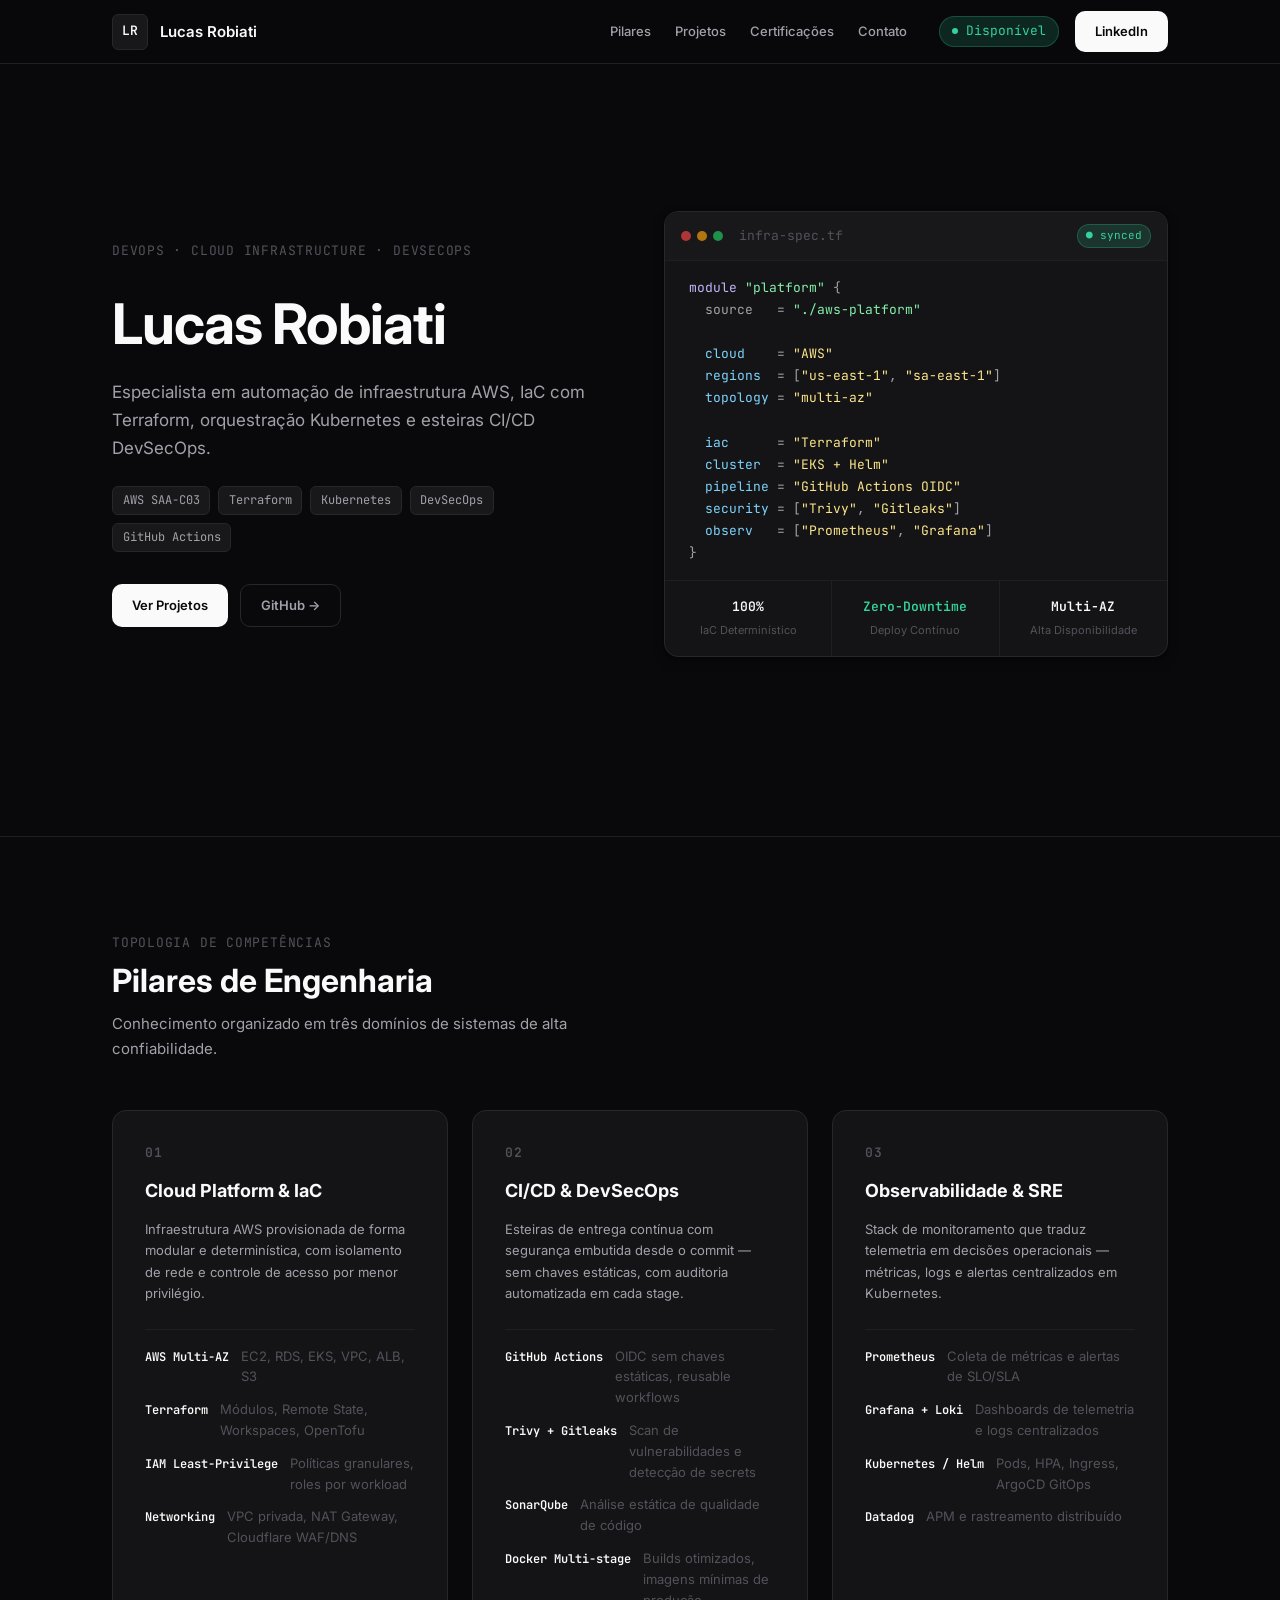
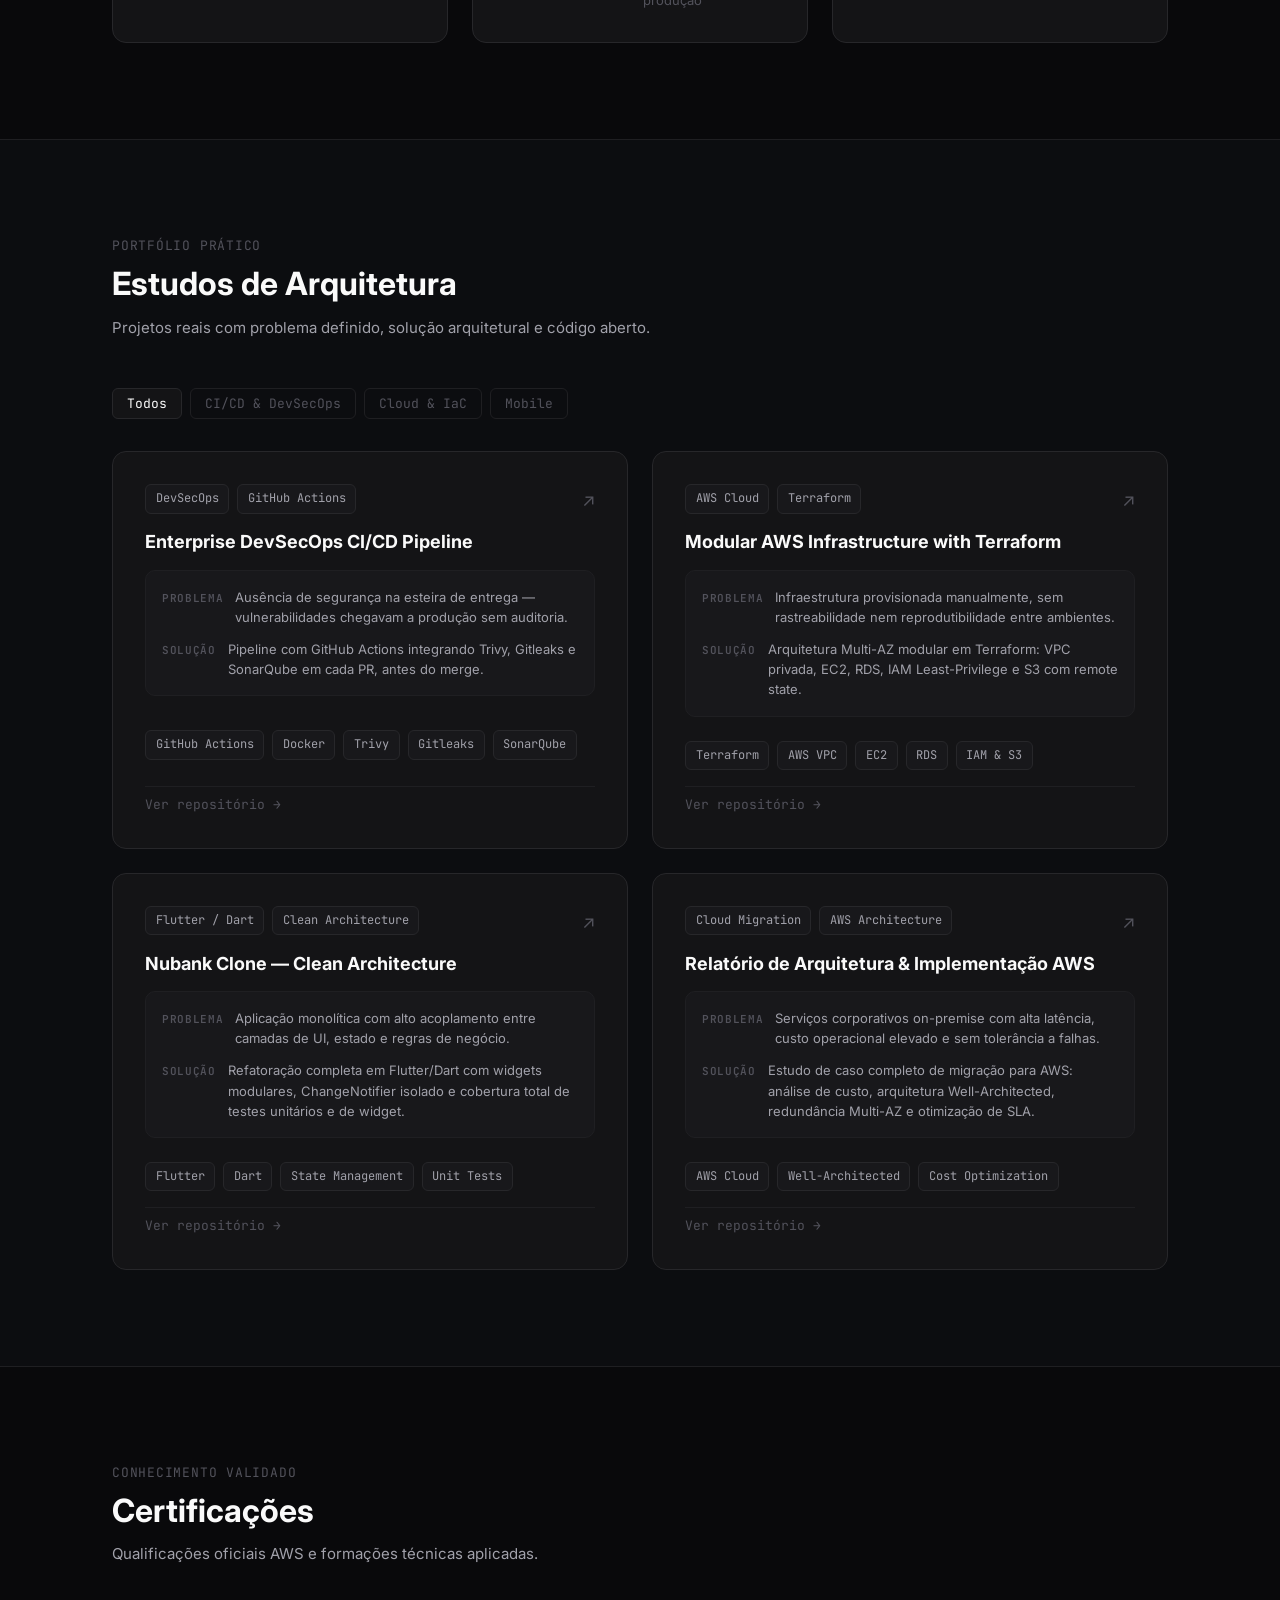
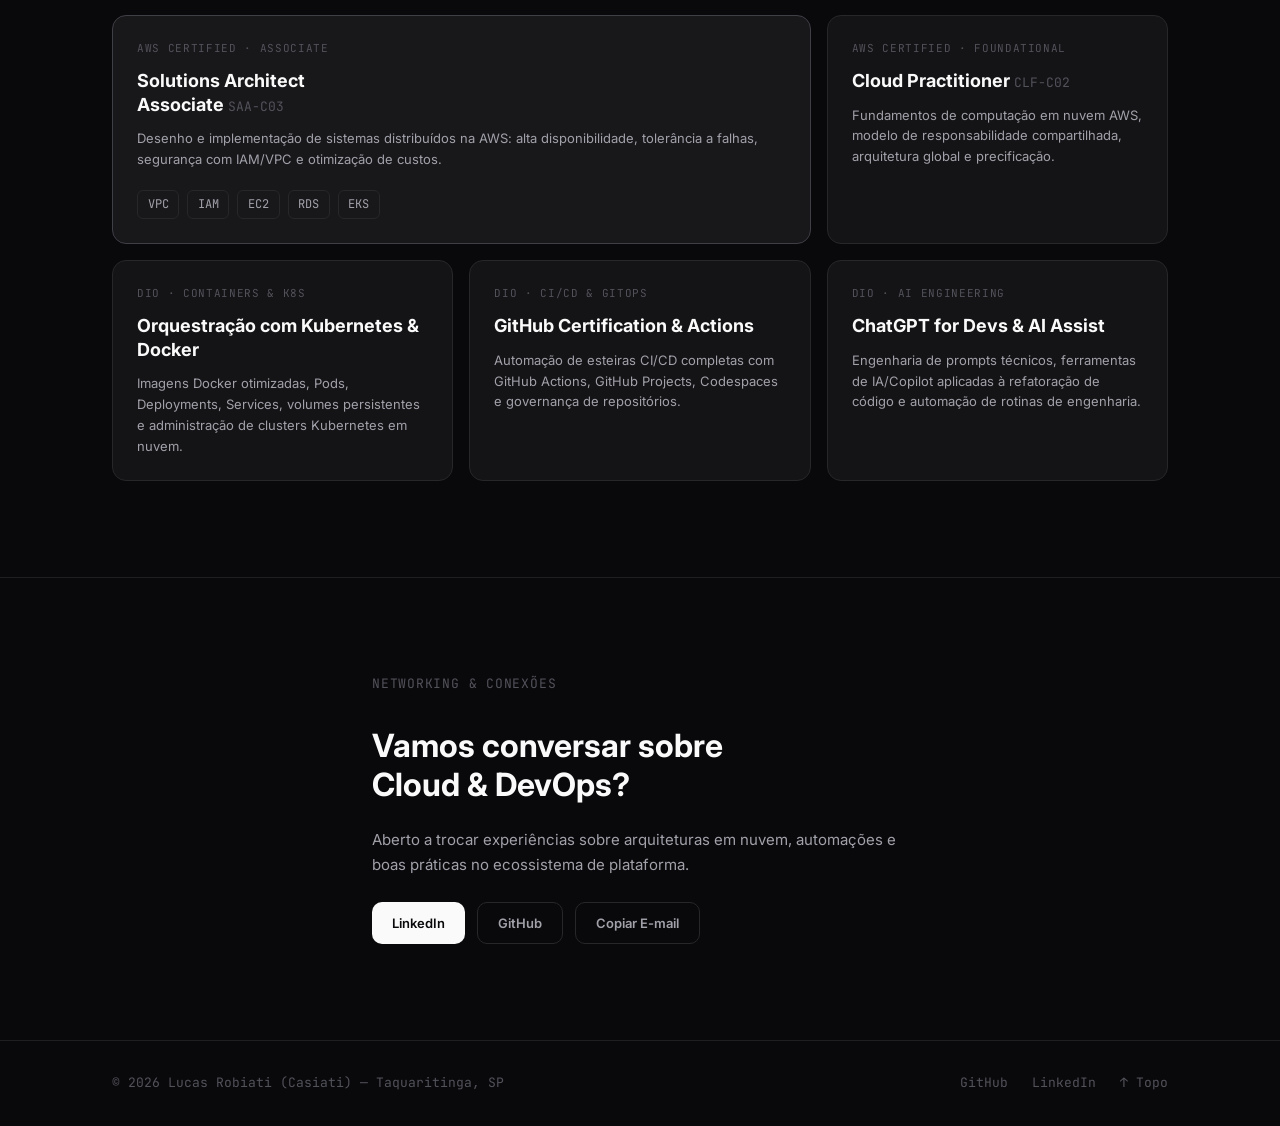
<file: index.html>
<!DOCTYPE html>
<html lang="pt-BR">
<head>
  <meta charset="UTF-8">
  <meta name="viewport" content="width=device-width, initial-scale=1.0">
  <title>Lucas Robiati | DevOps & Cloud Infrastructure</title>
  <meta name="description" content="Lucas Robiati — especialista em automação de infraestrutura AWS, IaC com Terraform, Kubernetes e esteiras DevSecOps.">
  <meta name="author" content="Lucas Robiati">
  <link rel="icon" type="image/svg+xml" href="favicon.svg">

  <!-- Open Graph -->
  <meta property="og:type" content="website">
  <meta property="og:url" content="https://casiati.github.io/">
  <meta property="og:title" content="Lucas Robiati | DevOps & Cloud Infrastructure">
  <meta property="og:description" content="Lucas Robiati — especialista em automação de infraestrutura AWS, IaC com Terraform, Kubernetes e esteiras DevSecOps.">
  <meta property="og:image" content="https://casiati.github.io/assets/preview.png">
  <meta property="og:image:width" content="1200">
  <meta property="og:image:height" content="630">
  <meta property="og:site_name" content="Lucas Robiati">

  <!-- Twitter Card -->
  <meta name="twitter:card" content="summary_large_image">
  <meta name="twitter:title" content="Lucas Robiati | DevOps & Cloud Infrastructure">
  <meta name="twitter:description" content="Lucas Robiati — especialista em automação de infraestrutura AWS, IaC com Terraform, Kubernetes e esteiras DevSecOps.">
  <meta name="twitter:image" content="https://casiati.github.io/assets/preview.png">

  <!-- Fonts -->
  <link rel="preconnect" href="https://fonts.googleapis.com">
  <link rel="preconnect" href="https://fonts.gstatic.com" crossorigin>
  <link href="https://fonts.googleapis.com/css2?family=Inter:wght@400;500;600;700&family=JetBrains+Mono:wght@400;500;600&display=swap" rel="stylesheet">

  <link rel="stylesheet" href="css/style.css">
</head>
<body>

  <!-- ═══════════════════════════════════════════
       NAVBAR
  ═══════════════════════════════════════════ -->
  <header class="nav-header" id="navHeader">
    <div class="container nav-inner">
      <a href="#hero" class="nav-logo">
        <span class="logo-mark">LR</span>
        <span class="logo-text">Lucas Robiati</span>
      </a>

      <nav class="nav-links" id="navLinks">
        <a href="#pilares" class="nav-link">Pilares</a>
        <a href="#projetos" class="nav-link">Projetos</a>
        <a href="#certificacoes" class="nav-link">Certificações</a>
        <a href="#contato" class="nav-link">Contato</a>
      </nav>

      <div class="nav-actions">
        <span class="status-badge">
          <span class="status-dot"></span>
          <span class="mono">Disponível</span>
        </span>
        <a href="https://www.linkedin.com/in/lucas-robiati-129795133/" target="_blank" rel="noopener noreferrer" class="btn btn-primary">LinkedIn</a>
      </div>

      <button class="mobile-toggle" id="mobileToggle" aria-label="Abrir menu" aria-expanded="false">
        <span></span><span></span><span></span>
      </button>
    </div>

    <!-- Mobile dropdown -->
    <div class="mobile-menu" id="mobileMenu" aria-hidden="true">
      <a href="#pilares" class="mobile-nav-link">Pilares de Engenharia</a>
      <a href="#projetos" class="mobile-nav-link">Projetos</a>
      <a href="#certificacoes" class="mobile-nav-link">Certificações</a>
      <a href="#contato" class="mobile-nav-link">Contato</a>
      <a href="https://www.linkedin.com/in/lucas-robiati-129795133/" target="_blank" rel="noopener noreferrer" class="btn btn-primary w-full mt-4">LinkedIn</a>
    </div>
  </header>

  <main>

    <!-- ═══════════════════════════════════════════
         HERO
    ═══════════════════════════════════════════ -->
    <section id="hero" class="hero-section">
      <div class="container hero-grid">

        <!-- Left: identity -->
        <div class="hero-content">
          <p class="eyebrow mono">DevOps · Cloud Infrastructure · DevSecOps</p>
          <h1 class="hero-title">Lucas Robiati</h1>
          <p class="hero-sub">
            Especialista em automação de infraestrutura AWS, IaC com Terraform, orquestração Kubernetes e esteiras CI/CD DevSecOps.
          </p>

          <div class="hero-tags">
            <span class="tag mono">AWS SAA-C03</span>
            <span class="tag mono">Terraform</span>
            <span class="tag mono">Kubernetes</span>
            <span class="tag mono">DevSecOps</span>
            <span class="tag mono">GitHub Actions</span>
          </div>

          <div class="hero-cta">
            <a href="#projetos" class="btn btn-primary">Ver Projetos</a>
            <a href="https://github.com/Casiati" target="_blank" rel="noopener noreferrer" class="btn btn-ghost">GitHub →</a>
          </div>
        </div>

        <!-- Right: infra spec card -->
        <div class="hero-spec">
          <div class="spec-card">
            <div class="spec-header">
              <div class="spec-dots">
                <span class="dot dot-red"></span>
                <span class="dot dot-yellow"></span>
                <span class="dot dot-green"></span>
              </div>
              <span class="mono spec-filename">infra-spec.tf</span>
              <span class="spec-badge mono">● synced</span>
            </div>
            <pre class="spec-body mono"><span class="tf-kw">module</span> <span class="tf-str">"platform"</span> {
  source   = <span class="tf-str">"./aws-platform"</span>

  <span class="tf-key">cloud</span>    = <span class="tf-val">"AWS"</span>
  <span class="tf-key">regions</span>  = [<span class="tf-val">"us-east-1"</span>, <span class="tf-val">"sa-east-1"</span>]
  <span class="tf-key">topology</span> = <span class="tf-val">"multi-az"</span>

  <span class="tf-key">iac</span>      = <span class="tf-val">"Terraform"</span>
  <span class="tf-key">cluster</span>  = <span class="tf-val">"EKS + Helm"</span>
  <span class="tf-key">pipeline</span> = <span class="tf-val">"GitHub Actions OIDC"</span>
  <span class="tf-key">security</span> = [<span class="tf-val">"Trivy"</span>, <span class="tf-val">"Gitleaks"</span>]
  <span class="tf-key">observ</span>   = [<span class="tf-val">"Prometheus"</span>, <span class="tf-val">"Grafana"</span>]
}</pre>
            <div class="spec-metrics">
              <div class="metric">
                <span class="metric-val mono">100%</span>
                <span class="metric-label">IaC Determinístico</span>
              </div>
              <div class="metric">
                <span class="metric-val mono status-green">Zero-Downtime</span>
                <span class="metric-label">Deploy Contínuo</span>
              </div>
              <div class="metric">
                <span class="metric-val mono">Multi-AZ</span>
                <span class="metric-label">Alta Disponibilidade</span>
              </div>
            </div>
          </div>
        </div>

      </div>
    </section>

    <!-- ═══════════════════════════════════════════
         PILARES DE ENGENHARIA
    ═══════════════════════════════════════════ -->
    <section id="pilares" class="section">
      <div class="container">
        <div class="section-header">
          <p class="eyebrow mono">Topologia de Competências</p>
          <h2 class="section-title">Pilares de Engenharia</h2>
          <p class="section-sub">Conhecimento organizado em três domínios de sistemas de alta confiabilidade.</p>
        </div>

        <div class="pillars-grid">

          <!-- Pilar 01 -->
          <div class="pillar-card">
            <div class="pillar-num mono">01</div>
            <h3 class="pillar-title">Cloud Platform & IaC</h3>
            <p class="pillar-desc">Infraestrutura AWS provisionada de forma modular e determinística, com isolamento de rede e controle de acesso por menor privilégio.</p>
            <ul class="pillar-list">
              <li class="pillar-item">
                <span class="item-label mono">AWS Multi-AZ</span>
                <span class="item-desc">EC2, RDS, EKS, VPC, ALB, S3</span>
              </li>
              <li class="pillar-item">
                <span class="item-label mono">Terraform</span>
                <span class="item-desc">Módulos, Remote State, Workspaces, OpenTofu</span>
              </li>
              <li class="pillar-item">
                <span class="item-label mono">IAM Least-Privilege</span>
                <span class="item-desc">Políticas granulares, roles por workload</span>
              </li>
              <li class="pillar-item">
                <span class="item-label mono">Networking</span>
                <span class="item-desc">VPC privada, NAT Gateway, Cloudflare WAF/DNS</span>
              </li>
            </ul>
          </div>

          <!-- Pilar 02 -->
          <div class="pillar-card">
            <div class="pillar-num mono">02</div>
            <h3 class="pillar-title">CI/CD & DevSecOps</h3>
            <p class="pillar-desc">Esteiras de entrega contínua com segurança embutida desde o commit — sem chaves estáticas, com auditoria automatizada em cada stage.</p>
            <ul class="pillar-list">
              <li class="pillar-item">
                <span class="item-label mono">GitHub Actions</span>
                <span class="item-desc">OIDC sem chaves estáticas, reusable workflows</span>
              </li>
              <li class="pillar-item">
                <span class="item-label mono">Trivy + Gitleaks</span>
                <span class="item-desc">Scan de vulnerabilidades e detecção de secrets</span>
              </li>
              <li class="pillar-item">
                <span class="item-label mono">SonarQube</span>
                <span class="item-desc">Análise estática de qualidade de código</span>
              </li>
              <li class="pillar-item">
                <span class="item-label mono">Docker Multi-stage</span>
                <span class="item-desc">Builds otimizados, imagens mínimas de produção</span>
              </li>
            </ul>
          </div>

          <!-- Pilar 03 -->
          <div class="pillar-card">
            <div class="pillar-num mono">03</div>
            <h3 class="pillar-title">Observabilidade & SRE</h3>
            <p class="pillar-desc">Stack de monitoramento que traduz telemetria em decisões operacionais — métricas, logs e alertas centralizados em Kubernetes.</p>
            <ul class="pillar-list">
              <li class="pillar-item">
                <span class="item-label mono">Prometheus</span>
                <span class="item-desc">Coleta de métricas e alertas de SLO/SLA</span>
              </li>
              <li class="pillar-item">
                <span class="item-label mono">Grafana + Loki</span>
                <span class="item-desc">Dashboards de telemetria e logs centralizados</span>
              </li>
              <li class="pillar-item">
                <span class="item-label mono">Kubernetes / Helm</span>
                <span class="item-desc">Pods, HPA, Ingress, ArgoCD GitOps</span>
              </li>
              <li class="pillar-item">
                <span class="item-label mono">Datadog</span>
                <span class="item-desc">APM e rastreamento distribuído</span>
              </li>
            </ul>
          </div>

        </div>
      </div>
    </section>

    <!-- ═══════════════════════════════════════════
         PROJETOS — ESTUDOS DE ARQUITETURA
    ═══════════════════════════════════════════ -->
    <section id="projetos" class="section section-alt">
      <div class="container">
        <div class="section-header">
          <p class="eyebrow mono">Portfólio Prático</p>
          <h2 class="section-title">Estudos de Arquitetura</h2>
          <p class="section-sub">Projetos reais com problema definido, solução arquitetural e código aberto.</p>
        </div>

        <!-- Filter -->
        <div class="filter-bar" role="group" aria-label="Filtrar projetos">
          <button class="filter-btn active mono" data-filter="all">Todos</button>
          <button class="filter-btn mono" data-filter="devops">CI/CD & DevSecOps</button>
          <button class="filter-btn mono" data-filter="iac">Cloud & IaC</button>
          <button class="filter-btn mono" data-filter="mobile">Mobile</button>
        </div>

        <div class="projects-grid" id="projectsGrid">

          <!-- Project 1: DevSecOps Pipeline -->
          <article class="project-card" data-category="devops">
            <div class="project-meta">
              <div class="project-tags">
                <span class="tag mono">DevSecOps</span>
                <span class="tag mono">GitHub Actions</span>
              </div>
              <a href="https://github.com/Casiati/devsecops-ci-cd-pipeline" target="_blank" rel="noopener noreferrer" class="project-link" aria-label="Ver no GitHub">↗</a>
            </div>
            <h3 class="project-title">Enterprise DevSecOps CI/CD Pipeline</h3>
            <div class="project-spec">
              <div class="spec-row">
                <span class="spec-key mono">Problema</span>
                <span class="spec-val">Ausência de segurança na esteira de entrega — vulnerabilidades chegavam a produção sem auditoria.</span>
              </div>
              <div class="spec-row">
                <span class="spec-key mono">Solução</span>
                <span class="spec-val">Pipeline com GitHub Actions integrando Trivy, Gitleaks e SonarQube em cada PR, antes do merge.</span>
              </div>
            </div>
            <div class="project-stack">
              <span class="tag mono">GitHub Actions</span>
              <span class="tag mono">Docker</span>
              <span class="tag mono">Trivy</span>
              <span class="tag mono">Gitleaks</span>
              <span class="tag mono">SonarQube</span>
            </div>
            <a href="https://github.com/Casiati/devsecops-ci-cd-pipeline" target="_blank" rel="noopener noreferrer" class="project-cta mono">Ver repositório →</a>
          </article>

          <!-- Project 2: Terraform AWS -->
          <article class="project-card" data-category="iac">
            <div class="project-meta">
              <div class="project-tags">
                <span class="tag mono">AWS Cloud</span>
                <span class="tag mono">Terraform</span>
              </div>
              <a href="https://github.com/Casiati/terraform-aws-hands-on" target="_blank" rel="noopener noreferrer" class="project-link" aria-label="Ver no GitHub">↗</a>
            </div>
            <h3 class="project-title">Modular AWS Infrastructure with Terraform</h3>
            <div class="project-spec">
              <div class="spec-row">
                <span class="spec-key mono">Problema</span>
                <span class="spec-val">Infraestrutura provisionada manualmente, sem rastreabilidade nem reprodutibilidade entre ambientes.</span>
              </div>
              <div class="spec-row">
                <span class="spec-key mono">Solução</span>
                <span class="spec-val">Arquitetura Multi-AZ modular em Terraform: VPC privada, EC2, RDS, IAM Least-Privilege e S3 com remote state.</span>
              </div>
            </div>
            <div class="project-stack">
              <span class="tag mono">Terraform</span>
              <span class="tag mono">AWS VPC</span>
              <span class="tag mono">EC2</span>
              <span class="tag mono">RDS</span>
              <span class="tag mono">IAM & S3</span>
            </div>
            <a href="https://github.com/Casiati/terraform-aws-hands-on" target="_blank" rel="noopener noreferrer" class="project-cta mono">Ver repositório →</a>
          </article>

          <!-- Project 3: Nubank Clone -->
          <article class="project-card" data-category="mobile">
            <div class="project-meta">
              <div class="project-tags">
                <span class="tag mono">Flutter / Dart</span>
                <span class="tag mono">Clean Architecture</span>
              </div>
              <a href="https://github.com/Casiati/nubank_clone" target="_blank" rel="noopener noreferrer" class="project-link" aria-label="Ver no GitHub">↗</a>
            </div>
            <h3 class="project-title">Nubank Clone — Clean Architecture</h3>
            <div class="project-spec">
              <div class="spec-row">
                <span class="spec-key mono">Problema</span>
                <span class="spec-val">Aplicação monolítica com alto acoplamento entre camadas de UI, estado e regras de negócio.</span>
              </div>
              <div class="spec-row">
                <span class="spec-key mono">Solução</span>
                <span class="spec-val">Refatoração completa em Flutter/Dart com widgets modulares, ChangeNotifier isolado e cobertura total de testes unitários e de widget.</span>
              </div>
            </div>
            <div class="project-stack">
              <span class="tag mono">Flutter</span>
              <span class="tag mono">Dart</span>
              <span class="tag mono">State Management</span>
              <span class="tag mono">Unit Tests</span>
            </div>
            <a href="https://github.com/Casiati/nubank_clone" target="_blank" rel="noopener noreferrer" class="project-cta mono">Ver repositório →</a>
          </article>

          <!-- Project 4: AWS Implementation Report -->
          <article class="project-card" data-category="iac">
            <div class="project-meta">
              <div class="project-tags">
                <span class="tag mono">Cloud Migration</span>
                <span class="tag mono">AWS Architecture</span>
              </div>
              <a href="https://github.com/Casiati/RELAT-RIO_IMPLEMENTA-O_AWS" target="_blank" rel="noopener noreferrer" class="project-link" aria-label="Ver no GitHub">↗</a>
            </div>
            <h3 class="project-title">Relatório de Arquitetura & Implementação AWS</h3>
            <div class="project-spec">
              <div class="spec-row">
                <span class="spec-key mono">Problema</span>
                <span class="spec-val">Serviços corporativos on-premise com alta latência, custo operacional elevado e sem tolerância a falhas.</span>
              </div>
              <div class="spec-row">
                <span class="spec-key mono">Solução</span>
                <span class="spec-val">Estudo de caso completo de migração para AWS: análise de custo, arquitetura Well-Architected, redundância Multi-AZ e otimização de SLA.</span>
              </div>
            </div>
            <div class="project-stack">
              <span class="tag mono">AWS Cloud</span>
              <span class="tag mono">Well-Architected</span>
              <span class="tag mono">Cost Optimization</span>
            </div>
            <a href="https://github.com/Casiati/RELAT-RIO_IMPLEMENTA-O_AWS" target="_blank" rel="noopener noreferrer" class="project-cta mono">Ver repositório →</a>
          </article>

        </div>
      </div>
    </section>

    <!-- ═══════════════════════════════════════════
         CERTIFICAÇÕES
    ═══════════════════════════════════════════ -->
    <section id="certificacoes" class="section">
      <div class="container">
        <div class="section-header">
          <p class="eyebrow mono">Conhecimento Validado</p>
          <h2 class="section-title">Certificações</h2>
          <p class="section-sub">Qualificações oficiais AWS e formações técnicas aplicadas.</p>
        </div>

        <div class="certs-grid">

          <!-- AWS SAA — destaque primário -->
          <div class="cert-card cert-primary">
            <div class="cert-provider mono">AWS Certified · Associate</div>
            <h3 class="cert-title">Solutions Architect<br>Associate <span class="mono cert-code">SAA-C03</span></h3>
            <p class="cert-desc">Desenho e implementação de sistemas distribuídos na AWS: alta disponibilidade, tolerância a falhas, segurança com IAM/VPC e otimização de custos.</p>
            <div class="cert-tags">
              <span class="tag mono">VPC</span>
              <span class="tag mono">IAM</span>
              <span class="tag mono">EC2</span>
              <span class="tag mono">RDS</span>
              <span class="tag mono">EKS</span>
            </div>
          </div>

          <!-- AWS Cloud Practitioner -->
          <div class="cert-card">
            <div class="cert-provider mono">AWS Certified · Foundational</div>
            <h3 class="cert-title">Cloud Practitioner <span class="mono cert-code">CLF-C02</span></h3>
            <p class="cert-desc">Fundamentos de computação em nuvem AWS, modelo de responsabilidade compartilhada, arquitetura global e precificação.</p>
          </div>

          <!-- Kubernetes & Docker DIO -->
          <div class="cert-card">
            <div class="cert-provider mono">DIO · Containers & K8s</div>
            <h3 class="cert-title">Orquestração com Kubernetes & Docker</h3>
            <p class="cert-desc">Imagens Docker otimizadas, Pods, Deployments, Services, volumes persistentes e administração de clusters Kubernetes em nuvem.</p>
          </div>

          <!-- GitHub Actions DIO -->
          <div class="cert-card">
            <div class="cert-provider mono">DIO · CI/CD & GitOps</div>
            <h3 class="cert-title">GitHub Certification & Actions</h3>
            <p class="cert-desc">Automação de esteiras CI/CD completas com GitHub Actions, GitHub Projects, Codespaces e governança de repositórios.</p>
          </div>

          <!-- ChatGPT for Devs DIO -->
          <div class="cert-card">
            <div class="cert-provider mono">DIO · AI Engineering</div>
            <h3 class="cert-title">ChatGPT for Devs & AI Assist</h3>
            <p class="cert-desc">Engenharia de prompts técnicos, ferramentas de IA/Copilot aplicadas à refatoração de código e automação de rotinas de engenharia.</p>
          </div>

        </div>
      </div>
    </section>

    <!-- ═══════════════════════════════════════════
         CONTATO
    ═══════════════════════════════════════════ -->
    <section id="contato" class="section contact-section">
      <div class="container contact-inner">
        <p class="eyebrow mono">Networking & Conexões</p>
        <h2 class="contact-title">Vamos conversar sobre<br>Cloud & DevOps?</h2>
        <p class="contact-sub">
          Aberto a trocar experiências sobre arquiteturas em nuvem, automações e boas práticas no ecossistema de plataforma.
        </p>
        <div class="contact-links">
          <a href="https://www.linkedin.com/in/lucas-robiati-129795133/" target="_blank" rel="noopener noreferrer" class="btn btn-primary" id="ctaLinkedIn">LinkedIn</a>
          <a href="https://github.com/Casiati" target="_blank" rel="noopener noreferrer" class="btn btn-ghost" id="ctaGitHub">GitHub</a>
          <button class="btn btn-ghost" id="copyEmailBtn" data-email="lucasrobiati@gmail.com">
            <span id="copyEmailText">Copiar E-mail</span>
          </button>
        </div>
      </div>
    </section>

  </main>

  <!-- ═══════════════════════════════════════════
       FOOTER
  ═══════════════════════════════════════════ -->
  <footer class="site-footer">
    <div class="container footer-inner">
      <p class="mono footer-copy">© 2026 Lucas Robiati (Casiati) — Taquaritinga, SP</p>
      <nav class="footer-links mono">
        <a href="https://github.com/Casiati" target="_blank" rel="noopener noreferrer" class="footer-link">GitHub</a>
        <a href="https://www.linkedin.com/in/lucas-robiati-129795133/" target="_blank" rel="noopener noreferrer" class="footer-link">LinkedIn</a>
        <a href="#hero" class="footer-link">↑ Topo</a>
      </nav>
    </div>
  </footer>

  <script src="js/main.js"></script>
</body>
</html>
</file>
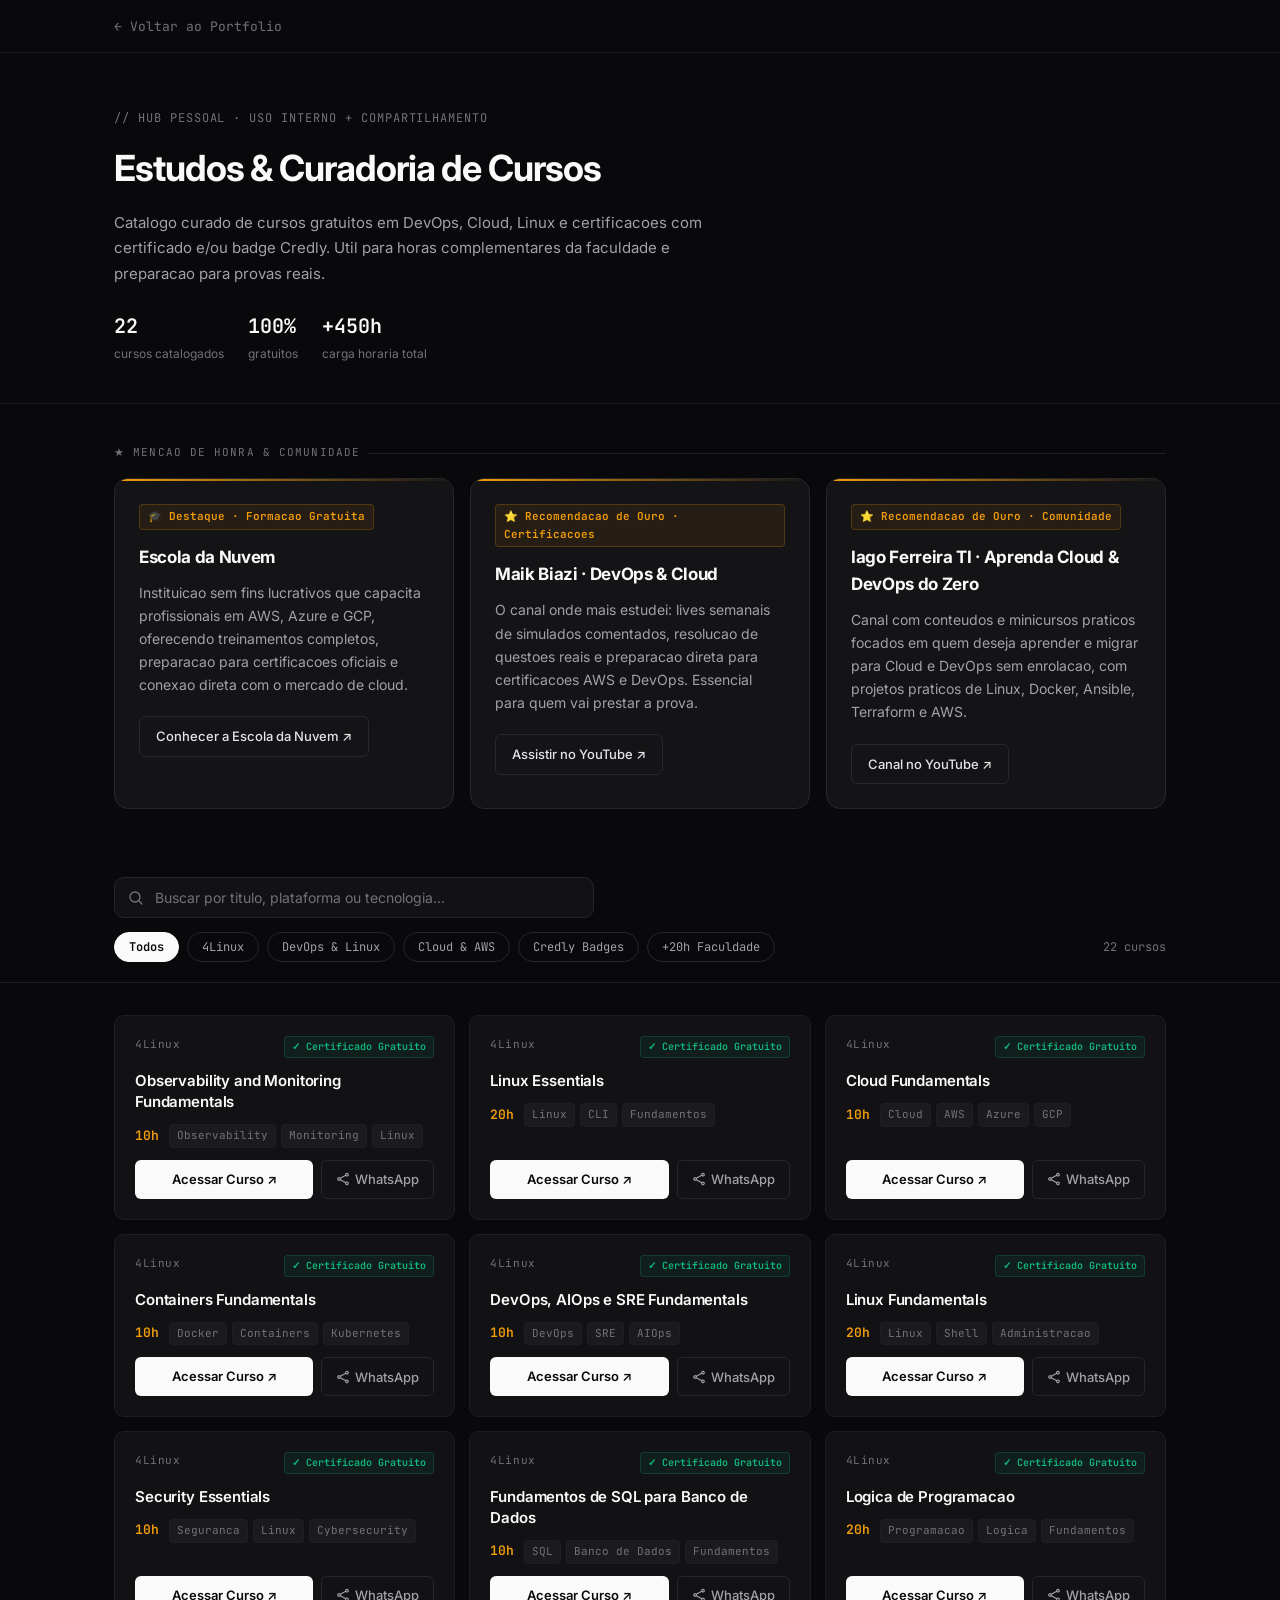
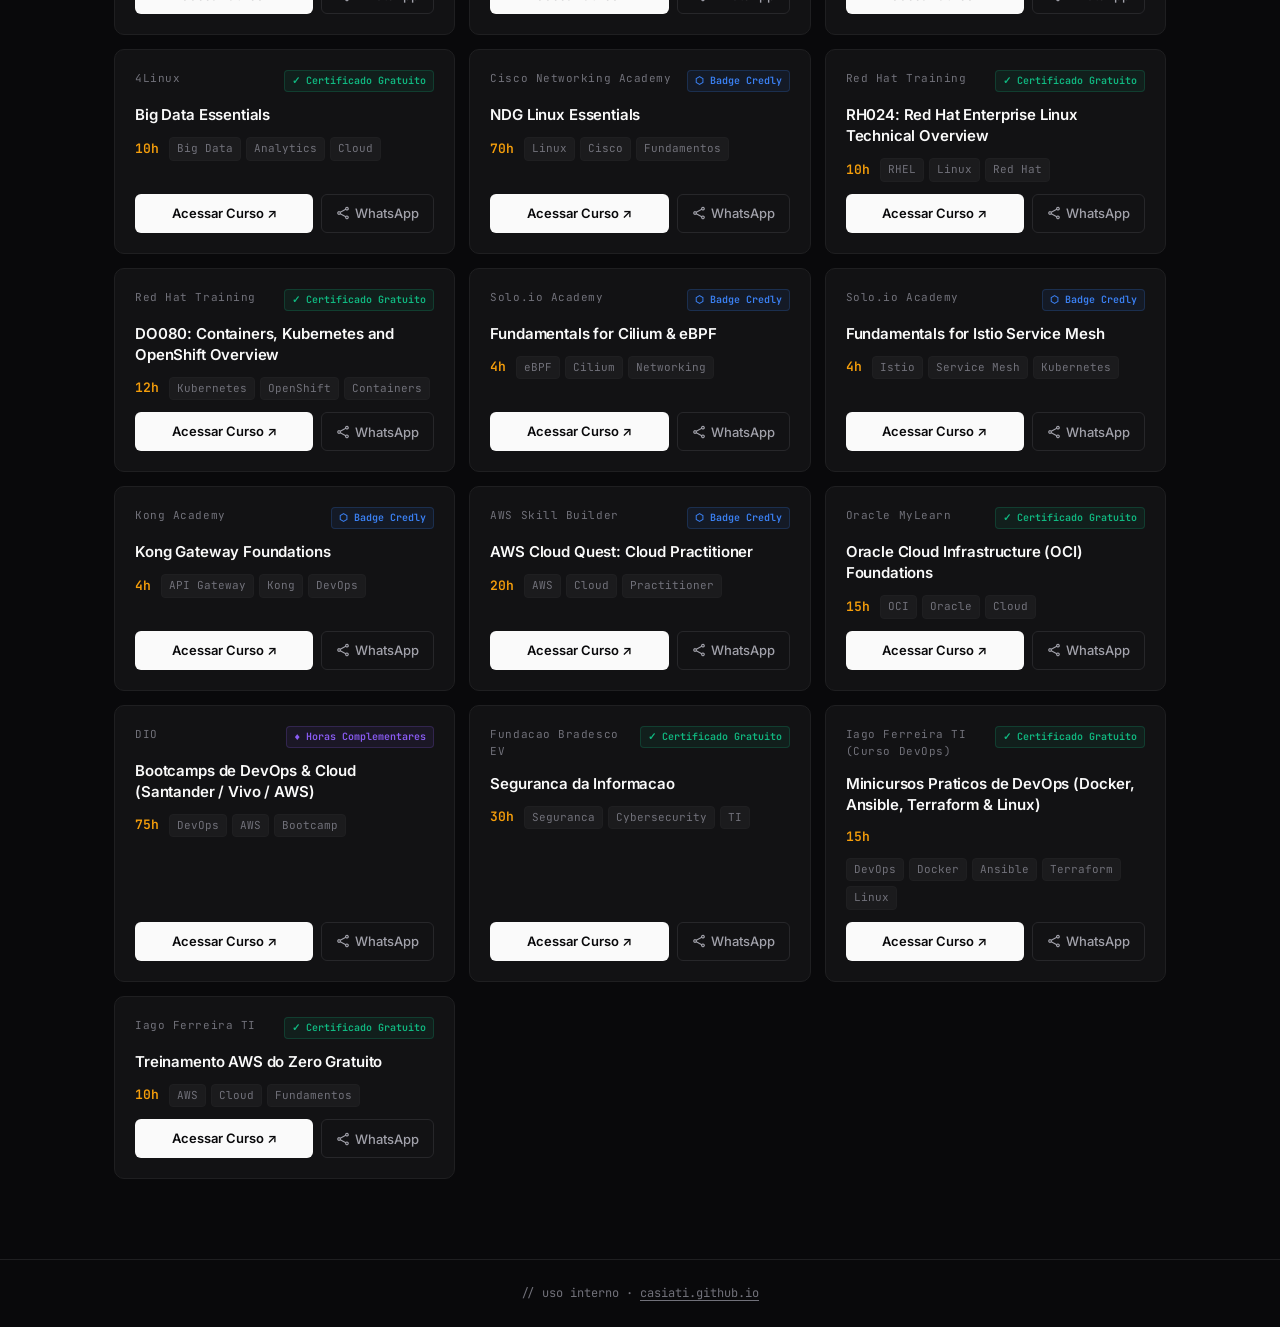
<file: estudos/index.html>
<!DOCTYPE html>
<html lang="pt-BR">
<head>
  <meta charset="UTF-8">
  <meta name="viewport" content="width=device-width, initial-scale=1.0">
  <meta name="robots" content="noindex, nofollow">
  <title>Estudos & Cursos | Lucas Robiati</title>
  <meta name="description" content="Hub pessoal de curadoria de cursos gratuitos em DevOps, Cloud, Linux e certificacoes.">

  <!-- Fonts -->
  <link rel="preconnect" href="https://fonts.googleapis.com">
  <link rel="preconnect" href="https://fonts.gstatic.com" crossorigin>
  <link href="https://fonts.googleapis.com/css2?family=Inter:wght@400;500;600;700&family=JetBrains+Mono:wght@400;500;600&display=swap" rel="stylesheet">

  <style>
    /* === TOKENS === */
    :root {
      --bg-base:       #09090b;
      --bg-card:       #121214;
      --bg-card-hover: #161618;
      --bg-highlight:  #141416;
      --border:        #27272a;
      --border-subtle: #1f1f21;
      --text-primary:  #e4e4e7;
      --text-secondary:#a1a1aa;
      --text-muted:    #71717a;
      --accent-white:  #fafafa;
      --accent-green:  #10b981;
      --accent-amber:  #f59e0b;
      --accent-blue:   #3b82f6;
      --accent-purple: #8b5cf6;
      --font-sans:     'Inter', system-ui, sans-serif;
      --font-mono:     'JetBrains Mono', 'Fira Code', monospace;
      --radius-sm:     6px;
      --radius-md:     10px;
      --radius-lg:     14px;
      --t:             150ms ease;
    }

    /* === RESET === */
    *, *::before, *::after { box-sizing: border-box; margin: 0; padding: 0; }
    html { scroll-behavior: smooth; }
    body {
      background: var(--bg-base);
      color: var(--text-primary);
      font-family: var(--font-sans);
      font-size: 15px;
      line-height: 1.6;
      min-height: 100vh;
    }
    a { color: inherit; text-decoration: none; }
    button { cursor: pointer; font-family: inherit; }

    /* === LAYOUT === */
    .container { max-width: 1100px; margin: 0 auto; padding: 0 24px; }

    /* === BACK BAR === */
    .back-bar { border-bottom: 1px solid var(--border-subtle); padding: 14px 0; }
    .back-link {
      display: inline-flex; align-items: center; gap: 6px;
      font-size: 13px; font-family: var(--font-mono);
      color: var(--text-muted); transition: color var(--t);
    }
    .back-link:hover { color: var(--text-secondary); }

    /* === PAGE HEADER === */
    .page-header { padding: 56px 0 40px; border-bottom: 1px solid var(--border-subtle); }
    .page-eyebrow {
      font-family: var(--font-mono); font-size: 12px; color: var(--text-muted);
      letter-spacing: 0.08em; text-transform: uppercase; margin-bottom: 12px;
    }
    .page-title {
      font-size: clamp(24px, 4vw, 36px); font-weight: 700;
      color: var(--accent-white); letter-spacing: -0.03em; margin-bottom: 12px;
    }
    .page-desc { font-size: 15px; color: var(--text-secondary); max-width: 600px; line-height: 1.7; }
    .page-stats { display: flex; gap: 24px; margin-top: 24px; flex-wrap: wrap; }
    .stat-item { display: flex; flex-direction: column; gap: 2px; }
    .stat-val { font-family: var(--font-mono); font-size: 20px; font-weight: 600; color: var(--accent-white); }
    .stat-label { font-size: 12px; color: var(--text-muted); }

    /* === HIGHLIGHTS === */
    .highlights-section { padding: 40px 0 0; }
    .section-label {
      font-family: var(--font-mono); font-size: 11px; color: var(--text-muted);
      letter-spacing: 0.1em; text-transform: uppercase; margin-bottom: 16px;
      display: flex; align-items: center; gap: 8px;
    }
    .section-label::after { content: ''; flex: 1; height: 1px; background: var(--border-subtle); }
    .highlights-grid {
      display: grid; grid-template-columns: repeat(auto-fit, minmax(300px, 1fr));
      gap: 16px; margin-bottom: 40px;
    }
    .highlight-card {
      background: var(--bg-highlight); border: 1px solid var(--border);
      border-radius: var(--radius-lg); padding: 24px; position: relative;
      overflow: hidden; transition: border-color var(--t), background var(--t);
    }
    .highlight-card::before {
      content: ''; position: absolute; top: 0; left: 0; right: 0; height: 2px;
      background: linear-gradient(90deg, var(--accent-amber), transparent);
    }
    .highlight-card:hover { border-color: #3f3f46; background: var(--bg-card-hover); }
    .highlight-badge {
      display: inline-flex; align-items: center; gap: 5px;
      font-family: var(--font-mono); font-size: 11px; font-weight: 600;
      color: var(--accent-amber); background: rgba(245,158,11,.08);
      border: 1px solid rgba(245,158,11,.2); border-radius: 4px;
      padding: 3px 8px; margin-bottom: 14px;
    }
    .highlight-title {
      font-size: 17px; font-weight: 700; color: var(--accent-white);
      margin-bottom: 10px; letter-spacing: -0.02em;
    }
    .highlight-desc { font-size: 14px; color: var(--text-secondary); line-height: 1.65; margin-bottom: 20px; }
    .highlight-btn {
      display: inline-flex; align-items: center; gap: 6px;
      padding: 9px 16px; background: transparent; border: 1px solid var(--border);
      border-radius: var(--radius-sm); font-size: 13px; font-weight: 500;
      color: var(--text-primary); transition: background var(--t), border-color var(--t), color var(--t);
    }
    .highlight-btn:hover { background: rgba(255,255,255,.05); border-color: #3f3f46; color: var(--accent-white); }

    /* === CONTROLS === */
    .controls-section {
      padding: 28px 0 20px; position: sticky; top: 0; z-index: 10;
      background: var(--bg-base); border-bottom: 1px solid var(--border-subtle);
    }
    .search-wrap { position: relative; margin-bottom: 14px; }
    .search-icon {
      position: absolute; left: 14px; top: 50%; transform: translateY(-50%);
      color: var(--text-muted); width: 16px; height: 16px; pointer-events: none;
    }
    .search-input {
      width: 100%; max-width: 480px; background: var(--bg-card);
      border: 1px solid var(--border); border-radius: var(--radius-md);
      padding: 11px 14px 11px 40px; font-size: 14px; font-family: var(--font-sans);
      color: var(--text-primary); outline: none; transition: border-color var(--t);
    }
    .search-input::placeholder { color: var(--text-muted); }
    .search-input:focus { border-color: #3f3f46; }
    .filters-row { display: flex; flex-wrap: wrap; gap: 8px; align-items: center; }
    .filter-btn {
      padding: 6px 14px; background: transparent; border: 1px solid var(--border);
      border-radius: 999px; font-size: 12px; font-family: var(--font-mono);
      color: var(--text-secondary); transition: all var(--t); white-space: nowrap;
    }
    .filter-btn:hover { border-color: #3f3f46; color: var(--text-primary); }
    .filter-btn.active {
      background: var(--accent-white); border-color: var(--accent-white);
      color: #09090b; font-weight: 600;
    }
    .results-count { margin-left: auto; font-family: var(--font-mono); font-size: 12px; color: var(--text-muted); }

    /* === CATALOG GRID === */
    .catalog-section { padding: 32px 0 80px; }
    .catalog-grid { display: grid; grid-template-columns: repeat(auto-fill, minmax(300px, 1fr)); gap: 14px; }
    .course-card {
      background: var(--bg-card); border: 1px solid var(--border-subtle);
      border-radius: var(--radius-md); padding: 20px;
      display: flex; flex-direction: column; gap: 12px;
      transition: border-color var(--t), background var(--t);
    }
    .course-card:hover { border-color: var(--border); background: var(--bg-card-hover); }
    .course-card.hidden { display: none; }
    .card-top { display: flex; align-items: flex-start; justify-content: space-between; gap: 8px; }
    .card-platform { font-family: var(--font-mono); font-size: 11px; color: var(--text-muted); letter-spacing: .05em; }
    .card-badge {
      display: inline-flex; align-items: center; gap: 4px;
      font-family: var(--font-mono); font-size: 10px; font-weight: 600;
      padding: 2px 7px; border-radius: 4px; white-space: nowrap; flex-shrink: 0;
    }
    .badge-cert   { color: var(--accent-green);  background: rgba(16,185,129,.08); border: 1px solid rgba(16,185,129,.2); }
    .badge-credly { color: var(--accent-blue);   background: rgba(59,130,246,.08); border: 1px solid rgba(59,130,246,.2); }
    .badge-hours  { color: var(--accent-purple); background: rgba(139,92,246,.08); border: 1px solid rgba(139,92,246,.2); }
    .card-title { font-size: 15px; font-weight: 600; color: var(--accent-white); line-height: 1.4; letter-spacing: -.01em; }
    .card-meta { display: flex; align-items: center; gap: 10px; flex-wrap: wrap; }
    .card-hours { font-family: var(--font-mono); font-size: 13px; font-weight: 600; color: var(--accent-amber); }
    .card-tags { display: flex; flex-wrap: wrap; gap: 5px; }
    .tag-pill {
      font-family: var(--font-mono); font-size: 11px; color: var(--text-muted);
      background: rgba(255,255,255,.04); border: 1px solid var(--border-subtle);
      border-radius: 4px; padding: 2px 7px;
    }
    .card-actions { display: flex; gap: 8px; margin-top: auto; }
    .btn-access {
      flex: 1; padding: 9px 14px; background: var(--accent-white); border: none;
      border-radius: var(--radius-sm); font-size: 13px; font-weight: 600;
      color: #09090b; text-align: center; transition: opacity var(--t); display: block;
    }
    .btn-access:hover { opacity: .88; }
    .btn-share {
      padding: 9px 14px; background: transparent; border: 1px solid var(--border);
      border-radius: var(--radius-sm); font-size: 13px; font-weight: 500;
      color: var(--text-secondary); display: flex; align-items: center; gap: 5px;
      transition: background var(--t), border-color var(--t), color var(--t); white-space: nowrap;
    }
    .btn-share:hover { background: rgba(255,255,255,.04); border-color: #3f3f46; color: var(--text-primary); }
    .btn-share svg { width: 14px; height: 14px; }

    /* === EMPTY STATE === */
    .empty-state { text-align: center; padding: 60px 0; display: none; }
    .empty-state.visible { display: block; }
    .empty-state p { font-size: 14px; color: var(--text-muted); font-family: var(--font-mono); }

    /* === TOAST === */
    #toast {
      position: fixed; bottom: 28px; left: 50%;
      transform: translateX(-50%) translateY(12px);
      background: #18181b; border: 1px solid var(--border); border-radius: var(--radius-md);
      padding: 12px 20px; font-size: 13px; font-family: var(--font-mono);
      color: var(--text-primary); display: flex; align-items: center; gap: 8px;
      opacity: 0; transition: opacity 250ms ease, transform 250ms ease;
      pointer-events: none; z-index: 100; white-space: nowrap;
      box-shadow: 0 8px 32px rgba(0,0,0,.4);
    }
    #toast.show { opacity: 1; transform: translateX(-50%) translateY(0); }
    .toast-icon { color: var(--accent-green); }

    /* === FOOTER === */
    .page-footer { border-top: 1px solid var(--border-subtle); padding: 24px 0; text-align: center; }
    .page-footer p { font-family: var(--font-mono); font-size: 12px; color: var(--text-muted); }

    /* === RESPONSIVE === */
    @media (max-width: 640px) {
      .highlights-grid { grid-template-columns: 1fr; }
      .catalog-grid { grid-template-columns: 1fr; }
      .results-count { width: 100%; margin-left: 0; }
      .controls-section { position: static; }
    }
  </style>
</head>
<body>

  <!-- BACK BAR -->
  <div class="back-bar">
    <div class="container">
      <a href="https://casiati.github.io/" class="back-link">
        &#8592; Voltar ao Portfolio
      </a>
    </div>
  </div>

  <!-- PAGE HEADER -->
  <div class="page-header">
    <div class="container">
      <p class="page-eyebrow">// hub pessoal · uso interno + compartilhamento</p>
      <h1 class="page-title">Estudos & Curadoria de Cursos</h1>
      <p class="page-desc">
        Catalogo curado de cursos gratuitos em DevOps, Cloud, Linux e certificacoes com certificado e/ou badge Credly.
        Util para horas complementares da faculdade e preparacao para provas reais.
      </p>
      <div class="page-stats">
        <div class="stat-item">
          <span class="stat-val" id="totalCursos">20</span>
          <span class="stat-label">cursos catalogados</span>
        </div>
        <div class="stat-item">
          <span class="stat-val">100%</span>
          <span class="stat-label">gratuitos</span>
        </div>
        <div class="stat-item">
          <span class="stat-val">+450h</span>
          <span class="stat-label">carga horaria total</span>
        </div>
      </div>
    </div>
  </div>

  <main>

    <!-- DESTAQUES / MENCAO DE HONRA -->
    <section class="highlights-section">
      <div class="container">
        <p class="section-label">&#9733; mencao de honra &amp; comunidade</p>
        <div class="highlights-grid">

          <!-- Card 1: Escola da Nuvem -->
          <div class="highlight-card">
            <span class="highlight-badge">&#127891; Destaque · Formacao Gratuita</span>
            <h2 class="highlight-title">Escola da Nuvem</h2>
            <p class="highlight-desc">
              Instituicao sem fins lucrativos que capacita profissionais em AWS, Azure e GCP, oferecendo treinamentos completos,
              preparacao para certificacoes oficiais e conexao direta com o mercado de cloud.
            </p>
            <a href="https://escoladanuvem.org/" target="_blank" rel="noopener noreferrer" class="highlight-btn">
              Conhecer a Escola da Nuvem &#8599;
            </a>
          </div>

          <!-- Card 2: Maik Biazi -->
          <div class="highlight-card">
            <span class="highlight-badge">&#11088; Recomendacao de Ouro · Certificacoes</span>
            <h2 class="highlight-title">Maik Biazi · DevOps &amp; Cloud</h2>
            <p class="highlight-desc">
              O canal onde mais estudei: lives semanais de simulados comentados, resolucao de questoes reais e
              preparacao direta para certificacoes AWS e DevOps. Essencial para quem vai prestar a prova.
            </p>
            <a href="https://www.youtube.com/@maikbiazi-devops/" target="_blank" rel="noopener noreferrer" class="highlight-btn">
              Assistir no YouTube &#8599;
            </a>
          </div>

          <!-- Card 3: Iago Ferreira TI -->
          <div class="highlight-card">
            <span class="highlight-badge">&#11088; Recomendacao de Ouro · Comunidade</span>
            <h2 class="highlight-title">Iago Ferreira TI · Aprenda Cloud &amp; DevOps do Zero</h2>
            <p class="highlight-desc">
              Canal com conteudos e minicursos praticos focados em quem deseja aprender e migrar para Cloud e DevOps sem enrolacao, com projetos praticos de Linux, Docker, Ansible, Terraform e AWS.
            </p>
            <a href="https://www.youtube.com/@IagoFerreiraTI" target="_blank" rel="noopener noreferrer" class="highlight-btn">
              Canal no YouTube &#8599;
            </a>
          </div>

        </div>
      </div>
    </section>

    <!-- CONTROLES -->
    <div class="controls-section">
      <div class="container">
        <div class="search-wrap">
          <svg class="search-icon" xmlns="http://www.w3.org/2000/svg" fill="none" viewBox="0 0 24 24" stroke-width="2" stroke="currentColor">
            <path stroke-linecap="round" stroke-linejoin="round" d="M21 21l-5.197-5.197m0 0A7.5 7.5 0 105.196 5.196a7.5 7.5 0 0010.607 10.607z"/>
          </svg>
          <input type="search" id="searchInput" class="search-input"
            placeholder="Buscar por titulo, plataforma ou tecnologia..." autocomplete="off">
        </div>
        <div class="filters-row">
          <button class="filter-btn active" data-filter="todos">Todos</button>
          <button class="filter-btn" data-filter="4linux">4Linux</button>
          <button class="filter-btn" data-filter="devops-linux">DevOps &amp; Linux</button>
          <button class="filter-btn" data-filter="cloud-aws">Cloud &amp; AWS</button>
          <button class="filter-btn" data-filter="credly">Credly Badges</button>
          <button class="filter-btn" data-filter="horas-faculdade">+20h Faculdade</button>
          <span class="results-count" id="resultsCount">20 cursos</span>
        </div>
      </div>
    </div>

    <!-- CATALOGO -->
    <section class="catalog-section">
      <div class="container">
        <div class="catalog-grid" id="catalogGrid"></div>
        <div class="empty-state" id="emptyState">
          <p>// nenhum curso encontrado para essa busca</p>
        </div>
      </div>
    </section>

  </main>

  <!-- FOOTER -->
  <footer class="page-footer">
    <div class="container">
      <p>// uso interno ·
        <a href="https://casiati.github.io/" style="color:var(--text-muted);text-decoration:underline;text-underline-offset:3px;">
          casiati.github.io
        </a>
      </p>
    </div>
  </footer>

  <!-- TOAST -->
  <div id="toast">
    <span class="toast-icon">&#10003;</span>
    Link copiado para o WhatsApp!
  </div>

  <script>
    /* === BANCO DE DADOS === */
    const cursos = [
      { id:1,  titulo:"Observability and Monitoring Fundamentals",      plataforma:"4Linux",                    horas:10,  badge:"cert",   tags:["Observability","Monitoring","Linux"],       filtros:["4linux","devops-linux"],                       link:"https://4linux.com.br/cursos/produto/observability-and-monitoring-fundamentals/" },
      { id:2,  titulo:"Linux Essentials",                               plataforma:"4Linux",                    horas:20,  badge:"cert",   tags:["Linux","CLI","Fundamentos"],                filtros:["4linux","devops-linux","horas-faculdade"],     link:"https://4linux.com.br/cursos/produto/linux-essentials/" },
      { id:3,  titulo:"Cloud Fundamentals",                             plataforma:"4Linux",                    horas:10,  badge:"cert",   tags:["Cloud","AWS","Azure","GCP"],                filtros:["4linux","cloud-aws"],                          link:"https://4linux.com.br/cursos/produto/cloud-fundamentals/" },
      { id:4,  titulo:"Containers Fundamentals",                        plataforma:"4Linux",                    horas:10,  badge:"cert",   tags:["Docker","Containers","Kubernetes"],          filtros:["4linux","devops-linux"],                       link:"https://4linux.com.br/cursos/produto/containers-fundamentals/" },
      { id:5,  titulo:"DevOps, AIOps e SRE Fundamentals",              plataforma:"4Linux",                    horas:10,  badge:"cert",   tags:["DevOps","SRE","AIOps"],                     filtros:["4linux","devops-linux"],                       link:"https://4linux.com.br/cursos/produto/cursos-produto-devops-aiops-e-sre-fundamentals/" },
      { id:6,  titulo:"Linux Fundamentals",                             plataforma:"4Linux",                    horas:20,  badge:"cert",   tags:["Linux","Shell","Administracao"],            filtros:["4linux","devops-linux","horas-faculdade"],     link:"https://4linux.com.br/cursos/produto/linux-fundamentals/" },
      { id:7,  titulo:"Security Essentials",                            plataforma:"4Linux",                    horas:10,  badge:"cert",   tags:["Seguranca","Linux","Cybersecurity"],        filtros:["4linux","devops-linux"],                       link:"https://4linux.com.br/cursos/produto/security-essentials/" },
      { id:8,  titulo:"Fundamentos de SQL para Banco de Dados",         plataforma:"4Linux",                    horas:10,  badge:"cert",   tags:["SQL","Banco de Dados","Fundamentos"],       filtros:["4linux"],                                      link:"https://4linux.com.br/cursos/produto/fundamentos-de-sql-para-banco-de-dados/" },
      { id:9,  titulo:"Logica de Programacao",                          plataforma:"4Linux",                    horas:20,  badge:"cert",   tags:["Programacao","Logica","Fundamentos"],       filtros:["4linux","horas-faculdade"],                    link:"https://4linux.com.br/cursos/produto/logica-programacao/" },
      { id:10, titulo:"Big Data Essentials",                            plataforma:"4Linux",                    horas:10,  badge:"cert",   tags:["Big Data","Analytics","Cloud"],             filtros:["4linux","cloud-aws"],                          link:"https://4linux.com.br/cursos/produto/big-data-essentials/" },
      { id:11, titulo:"NDG Linux Essentials",                           plataforma:"Cisco Networking Academy",  horas:70,  badge:"credly", tags:["Linux","Cisco","Fundamentos"],              filtros:["credly","devops-linux","horas-faculdade"],     link:"https://www.netacad.com/courses/os-it/ndg-linux-essentials" },
      { id:12, titulo:"RH024: Red Hat Enterprise Linux Technical Overview", plataforma:"Red Hat Training",      horas:10,  badge:"cert",   tags:["RHEL","Linux","Red Hat"],                   filtros:["devops-linux"],                                link:"https://www.redhat.com/en/services/training/rh024-red-hat-enterprise-linux-technical-overview" },
      { id:13, titulo:"DO080: Containers, Kubernetes and OpenShift Overview", plataforma:"Red Hat Training",   horas:12,  badge:"cert",   tags:["Kubernetes","OpenShift","Containers"],       filtros:["devops-linux","cloud-aws"],                    link:"https://www.redhat.com/en/services/training/do080-deploying-containerized-applications-technical-overview" },
      { id:14, titulo:"Fundamentals for Cilium & eBPF",                 plataforma:"Solo.io Academy",           horas:4,   badge:"credly", tags:["eBPF","Cilium","Networking"],               filtros:["credly","devops-linux"],                       link:"https://www.solo.io/solo-academy/" },
      { id:15, titulo:"Fundamentals for Istio Service Mesh",            plataforma:"Solo.io Academy",           horas:4,   badge:"credly", tags:["Istio","Service Mesh","Kubernetes"],         filtros:["credly","devops-linux","cloud-aws"],           link:"https://www.solo.io/solo-academy/" },
      { id:16, titulo:"Kong Gateway Foundations",                        plataforma:"Kong Academy",              horas:4,   badge:"credly", tags:["API Gateway","Kong","DevOps"],              filtros:["credly","devops-linux"],                       link:"https://education.konghq.com/" },
      { id:17, titulo:"AWS Cloud Quest: Cloud Practitioner",             plataforma:"AWS Skill Builder",         horas:20,  badge:"credly", tags:["AWS","Cloud","Practitioner"],               filtros:["credly","cloud-aws","horas-faculdade"],        link:"https://explore.skillbuilder.aws/learn/course/external/view/elearning/11458/aws-cloud-quest-cloud-practitioner" },
      { id:18, titulo:"Oracle Cloud Infrastructure (OCI) Foundations",  plataforma:"Oracle MyLearn",            horas:15,  badge:"cert",   tags:["OCI","Oracle","Cloud"],                     filtros:["cloud-aws"],                                   link:"https://mylearn.oracle.com/" },
      { id:19, titulo:"Bootcamps de DevOps & Cloud (Santander / Vivo / AWS)", plataforma:"DIO",                horas:75,  badge:"hours",  tags:["DevOps","AWS","Bootcamp"],                  filtros:["devops-linux","cloud-aws","horas-faculdade"],  link:"https://www.dio.me/bootcamps" },
      { id:20, titulo:"Seguranca da Informacao",                         plataforma:"Fundacao Bradesco EV",      horas:30,  badge:"cert",   tags:["Seguranca","Cybersecurity","TI"],            filtros:["devops-linux","horas-faculdade"],               link:"https://www.ev.org.br/" },
      { id: 21, titulo: "Minicursos Praticos de DevOps (Docker, Ansible, Terraform & Linux)", plataforma: "Iago Ferreira TI (Curso DevOps)", horas: 15, badge: "cert", tags: ["DevOps", "Docker", "Ansible", "Terraform", "Linux"], filtros: ["devops-linux", "cloud-aws"], link: "https://cursodevops.com.br/cursos-devops-gratuitos/" },
      { id: 22, titulo: "Treinamento AWS do Zero Gratuito", plataforma: "Iago Ferreira TI", horas: 10, badge: "cert", tags: ["AWS", "Cloud", "Fundamentos"], filtros: ["cloud-aws"], link: "https://mautic.iagoferreirati.com.br/aws" }
    ];

    /* === RENDER === */
    function badgeHTML(tipo) {
      if (tipo === "cert")   return '<span class="card-badge badge-cert">&#10003; Certificado Gratuito</span>';
      if (tipo === "credly") return '<span class="card-badge badge-credly">&#11041; Badge Credly</span>';
      return '<span class="card-badge badge-hours">&#9830; Horas Complementares</span>';
    }

    function renderCard(c) {
      const tags = c.tags.map(t => '<span class="tag-pill">' + t + '</span>').join('');
      return '<div class="course-card"'
        + ' data-filtros="' + c.filtros.join(' ') + '"'
        + ' data-search="' + [c.titulo, c.plataforma, ...c.tags].join(' ').toLowerCase() + '">'
        + '<div class="card-top">'
        +   '<span class="card-platform">' + c.plataforma + '</span>'
        +   badgeHTML(c.badge)
        + '</div>'
        + '<p class="card-title">' + c.titulo + '</p>'
        + '<div class="card-meta">'
        +   '<span class="card-hours">' + c.horas + 'h</span>'
        +   '<div class="card-tags">' + tags + '</div>'
        + '</div>'
        + '<div class="card-actions">'
        +   '<a href="' + c.link + '" target="_blank" rel="noopener noreferrer" class="btn-access">Acessar Curso &#8599;</a>'
        +   '<button class="btn-share" onclick="compartilhar(' + c.id + ')">'
        +     '<svg xmlns="http://www.w3.org/2000/svg" fill="none" viewBox="0 0 24 24" stroke-width="2" stroke="currentColor"><path stroke-linecap="round" stroke-linejoin="round" d="M7.217 10.907a2.25 2.25 0 100 2.186m0-2.186c.18.324.283.696.283 1.093s-.103.77-.283 1.093m0-2.186l9.566-5.314m-9.566 7.5l9.566 5.314m0 0a2.25 2.25 0 103.935 2.186 2.25 2.25 0 00-3.935-2.186zm0-12.814a2.25 2.25 0 103.933-2.185 2.25 2.25 0 00-3.933 2.185z"/></svg>'
        +     'WhatsApp'
        +   '</button>'
        + '</div>'
        + '</div>';
    }

    function init() {
      document.getElementById('catalogGrid').innerHTML = cursos.map(renderCard).join('');
      document.getElementById('totalCursos').textContent = cursos.length;
      updateCount();
    }

    /* === FILTROS + BUSCA === */
    let filtroAtivo = 'todos';
    let buscaAtiva  = '';

    function applyFilters() {
      const cards = document.querySelectorAll('.course-card');
      let visible = 0;
      cards.forEach(function(card) {
        const matchFiltro = filtroAtivo === 'todos' || card.dataset.filtros.includes(filtroAtivo);
        const matchBusca  = !buscaAtiva || card.dataset.search.includes(buscaAtiva);
        const show = matchFiltro && matchBusca;
        card.classList.toggle('hidden', !show);
        if (show) visible++;
      });
      updateCount(visible);
      document.getElementById('emptyState').classList.toggle('visible', visible === 0);
    }

    function updateCount(n) {
      const total = (n !== undefined) ? n : cursos.length;
      document.getElementById('resultsCount').textContent = total + ' curso' + (total !== 1 ? 's' : '');
    }

    document.querySelectorAll('.filter-btn').forEach(function(btn) {
      btn.addEventListener('click', function() {
        document.querySelectorAll('.filter-btn').forEach(function(b) { b.classList.remove('active'); });
        btn.classList.add('active');
        filtroAtivo = btn.dataset.filter;
        applyFilters();
      });
    });

    document.getElementById('searchInput').addEventListener('input', function(e) {
      buscaAtiva = e.target.value.toLowerCase().trim();
      applyFilters();
    });

    /* === COMPARTILHAR === */
    function compartilhar(id) {
      const c = cursos.find(function(x) { return x.id === id; });
      if (!c) return;
      const selo = c.badge === 'credly' ? 'Badge Credly Gratuito'
                 : c.badge === 'hours'  ? 'Horas Complementares'
                 : 'Certificado Gratuito';
      const msg = '*Curso:* ' + c.titulo + ' | *Plataforma:* ' + c.plataforma
                + ' | *Carga Horaria:* ' + c.horas + ' horas (' + selo + ')'
                + ' | *Link:* ' + c.link;
      if (navigator.clipboard && navigator.clipboard.writeText) {
        navigator.clipboard.writeText(msg).then(showToast).catch(fallbackCopy.bind(null, msg));
      } else {
        fallbackCopy(msg);
      }
    }

    function fallbackCopy(msg) {
      var ta = document.createElement('textarea');
      ta.value = msg;
      ta.style.cssText = 'position:fixed;opacity:0';
      document.body.appendChild(ta);
      ta.focus(); ta.select();
      try { document.execCommand('copy'); } catch(e) {}
      document.body.removeChild(ta);
      showToast();
    }

    function showToast() {
      var toast = document.getElementById('toast');
      toast.classList.add('show');
      setTimeout(function() { toast.classList.remove('show'); }, 2800);
    }

    /* === START === */
    init();
  </script>
</body>
</html>
</file>
<file: css/style.css>
/* ═══════════════════════════════════════════════════════════
   DESIGN SYSTEM — Obsidian & Topologia Técnica
   Paleta: zinc/slate monocromático, toque emerald para status
   Tipografia: Inter (corpo) + JetBrains Mono (dados técnicos)
   Escala de espaços: 4/8/12/16/24/32/48/64/96/128px
═══════════════════════════════════════════════════════════ */

/* ── Tokens ───────────────────────────────────────────────── */
:root {
  /* Superfícies */
  --bg-base:       #09090b;
  --bg-card:       #141416;
  --bg-card-alt:   #18181b;
  --bg-section-alt:#0c0d10;

  /* Bordas */
  --border:        #27272a;
  --border-subtle: #1f1f22;

  /* Texto */
  --text-primary:  #fafafa;
  --text-secondary:#a1a1aa;
  --text-muted:    #52525b;

  /* Acento operacional — apenas para status */
  --emerald:       #34d399;
  --emerald-dim:   rgba(52, 211, 153, 0.15);

  /* Tipografia */
  --font-sans:     'Inter', system-ui, sans-serif;
  --font-mono:     'JetBrains Mono', 'Fira Code', monospace;

  /* Escala de texto (3 tamanhos) */
  --text-sm:   0.8125rem;  /* 13px — mono tags, labels */
  --text-base: 0.9375rem;  /* 15px — corpo */
  --text-lg:   1.0625rem;  /* 17px — lead, pilar desc */

  /* Heading (fora dos 3 — usados com moderação) */
  --text-h1:  clamp(2.25rem, 5vw, 3.5rem);
  --text-h2:  clamp(1.5rem, 3vw, 2rem);
  --text-h3:  1.125rem;

  /* Espaços */
  --space-1: 0.25rem;
  --space-2: 0.5rem;
  --space-3: 0.75rem;
  --space-4: 1rem;
  --space-6: 1.5rem;
  --space-8: 2rem;
  --space-12: 3rem;
  --space-16: 4rem;
  --space-24: 6rem;
  --space-32: 8rem;

  /* Elevação */
  --shadow-card: 0 1px 3px rgba(0,0,0,0.4), 0 4px 12px rgba(0,0,0,0.25);
  --shadow-raise: 0 2px 6px rgba(0,0,0,0.5), 0 8px 24px rgba(0,0,0,0.3);

  /* Raios */
  --radius-sm:  0.375rem;
  --radius-md:  0.625rem;
  --radius-lg:  0.875rem;

  /* Nav */
  --nav-h: 64px;
}

/* ── Reset ───────────────────────────────────────────────── */
*, *::before, *::after { box-sizing: border-box; margin: 0; padding: 0; }
html { scroll-behavior: smooth; color-scheme: dark; }
img, svg { display: block; max-width: 100%; }
button { cursor: pointer; border: none; background: none; }
a { color: inherit; text-decoration: none; }
ul { list-style: none; }

/* ── Base ────────────────────────────────────────────────── */
body {
  font-family: var(--font-sans);
  font-size: var(--text-base);
  line-height: 1.6;
  color: var(--text-primary);
  background-color: var(--bg-base);
  overflow-x: hidden;
  -webkit-font-smoothing: antialiased;
}

.mono {
  font-family: var(--font-mono);
}

/* ── Layout ──────────────────────────────────────────────── */
.container {
  width: 100%;
  max-width: 1120px;
  margin-inline: auto;
  padding-inline: var(--space-6);
}

@media (min-width: 768px) {
  .container { padding-inline: var(--space-8); }
}

/* ═══════════════════════════════════════════════════════════
   NAVIGATION
═══════════════════════════════════════════════════════════ */
.nav-header {
  position: fixed;
  inset-block-start: 0;
  inset-inline: 0;
  z-index: 100;
  height: var(--nav-h);
  background: rgba(9, 9, 11, 0.85);
  backdrop-filter: blur(12px);
  -webkit-backdrop-filter: blur(12px);
  border-bottom: 1px solid var(--border-subtle);
  transition: border-color 0.2s;
}

.nav-header.scrolled {
  border-bottom-color: var(--border);
}

.nav-inner {
  display: flex;
  align-items: center;
  height: 100%;
  gap: var(--space-8);
}

/* Logo */
.nav-logo {
  display: flex;
  align-items: center;
  gap: var(--space-3);
  flex-shrink: 0;
}

.logo-mark {
  display: flex;
  align-items: center;
  justify-content: center;
  width: 36px;
  height: 36px;
  border-radius: var(--radius-sm);
  background: var(--bg-card-alt);
  border: 1px solid var(--border);
  font-family: var(--font-mono);
  font-size: var(--text-sm);
  font-weight: 600;
  color: var(--text-primary);
  letter-spacing: 0.02em;
}

.logo-text {
  font-size: var(--text-base);
  font-weight: 600;
  color: var(--text-primary);
}

/* Nav links */
.nav-links {
  display: none;
  align-items: center;
  gap: var(--space-6);
  margin-inline-start: auto;
}

@media (min-width: 900px) {
  .nav-links { display: flex; }
}

.nav-link {
  font-size: var(--text-sm);
  font-weight: 500;
  color: var(--text-secondary);
  transition: color 0.15s;
}

.nav-link:hover { color: var(--text-primary); }

/* Nav actions */
.nav-actions {
  display: none;
  align-items: center;
  gap: var(--space-4);
  margin-inline-start: auto;
}

@media (min-width: 900px) {
  .nav-actions {
    display: flex;
    margin-inline-start: 0;
  }
}

.status-badge {
  display: flex;
  align-items: center;
  gap: var(--space-2);
  font-size: var(--text-sm);
  color: var(--emerald);
  padding: var(--space-1) var(--space-3);
  border: 1px solid rgba(52, 211, 153, 0.25);
  border-radius: 9999px;
  background: var(--emerald-dim);
}

.status-dot {
  width: 6px;
  height: 6px;
  border-radius: 50%;
  background: var(--emerald);
}

/* Mobile toggle */
.mobile-toggle {
  display: flex;
  flex-direction: column;
  gap: 5px;
  padding: var(--space-2);
  margin-inline-start: auto;
}

@media (min-width: 900px) {
  .mobile-toggle { display: none; }
}

.mobile-toggle span {
  display: block;
  width: 22px;
  height: 2px;
  background: var(--text-secondary);
  border-radius: 2px;
  transition: transform 0.2s, opacity 0.2s;
}

.mobile-toggle.open span:nth-child(1) { transform: translateY(7px) rotate(45deg); }
.mobile-toggle.open span:nth-child(2) { opacity: 0; }
.mobile-toggle.open span:nth-child(3) { transform: translateY(-7px) rotate(-45deg); }

/* Mobile menu */
.mobile-menu {
  display: none;
  flex-direction: column;
  gap: var(--space-2);
  padding: var(--space-4) var(--space-6) var(--space-6);
  border-top: 1px solid var(--border-subtle);
  background: rgba(9, 9, 11, 0.97);
}

.mobile-menu.open { display: flex; }

.mobile-nav-link {
  font-size: var(--text-base);
  font-weight: 500;
  color: var(--text-secondary);
  padding: var(--space-3) 0;
  border-bottom: 1px solid var(--border-subtle);
  transition: color 0.15s;
}

.mobile-nav-link:hover { color: var(--text-primary); }

/* ═══════════════════════════════════════════════════════════
   BUTTONS
═══════════════════════════════════════════════════════════ */
.btn {
  display: inline-flex;
  align-items: center;
  gap: var(--space-2);
  font-family: var(--font-sans);
  font-size: var(--text-sm);
  font-weight: 600;
  padding: 0.625rem 1.25rem;
  border-radius: var(--radius-md);
  transition: all 0.18s ease;
  white-space: nowrap;
}

.btn-primary {
  background: var(--text-primary);
  color: var(--bg-base);
}

.btn-primary:hover {
  background: #e4e4e7;
}

.btn-ghost {
  background: transparent;
  color: var(--text-secondary);
  border: 1px solid var(--border);
}

.btn-ghost:hover {
  color: var(--text-primary);
  border-color: #3f3f46;
  background: var(--bg-card);
}

.w-full { width: 100%; }
.mt-4 { margin-top: var(--space-4); }

/* ═══════════════════════════════════════════════════════════
   TAGS
═══════════════════════════════════════════════════════════ */
.tag {
  display: inline-flex;
  align-items: center;
  font-size: 0.75rem;
  padding: 0.25rem 0.6rem;
  border-radius: var(--radius-sm);
  background: var(--bg-card-alt);
  border: 1px solid var(--border);
  color: var(--text-secondary);
  white-space: nowrap;
}

/* ═══════════════════════════════════════════════════════════
   SECTION SHARED
═══════════════════════════════════════════════════════════ */
.section {
  padding-block: var(--space-24);
  border-top: 1px solid var(--border-subtle);
}

.section-alt {
  background: var(--bg-section-alt);
}

.section-header {
  max-width: 560px;
  margin-bottom: var(--space-12);
}

.eyebrow {
  font-size: var(--text-sm);
  color: var(--text-muted);
  letter-spacing: 0.06em;
  text-transform: uppercase;
  margin-bottom: var(--space-2);
}

.section-title {
  font-size: var(--text-h2);
  font-weight: 700;
  color: var(--text-primary);
  line-height: 1.2;
  margin-bottom: var(--space-3);
}

.section-sub {
  font-size: var(--text-base);
  color: var(--text-secondary);
  line-height: 1.65;
}

/* ═══════════════════════════════════════════════════════════
   HERO
═══════════════════════════════════════════════════════════ */
.hero-section {
  min-height: calc(100svh - var(--nav-h));
  padding-block: var(--space-24);
  padding-top: calc(var(--nav-h) + var(--space-16));
  display: flex;
  align-items: center;
}

.hero-grid {
  display: grid;
  grid-template-columns: 1fr;
  gap: var(--space-16);
  align-items: center;
}

@media (min-width: 900px) {
  .hero-grid {
    grid-template-columns: 1fr 1fr;
    gap: var(--space-12);
  }
}

.hero-content {
  display: flex;
  flex-direction: column;
  gap: var(--space-6);
}

.hero-title {
  font-size: var(--text-h1);
  font-weight: 700;
  color: var(--text-primary);
  line-height: 1.08;
  letter-spacing: -0.02em;
}

.hero-sub {
  font-size: var(--text-lg);
  color: var(--text-secondary);
  line-height: 1.65;
  max-width: 520px;
}

.hero-tags {
  display: flex;
  flex-wrap: wrap;
  gap: var(--space-2);
}

.hero-cta {
  display: flex;
  flex-wrap: wrap;
  gap: var(--space-3);
  margin-top: var(--space-2);
}

/* ── Spec Card (hero right) ──────────────────────────────── */
.spec-card {
  background: var(--bg-card);
  border: 1px solid var(--border);
  border-radius: var(--radius-lg);
  overflow: hidden;
  box-shadow: var(--shadow-card);
}

.spec-header {
  display: flex;
  align-items: center;
  gap: var(--space-2);
  padding: var(--space-3) var(--space-4);
  border-bottom: 1px solid var(--border-subtle);
  background: var(--bg-card-alt);
}

.spec-dots {
  display: flex;
  gap: 6px;
}

.dot {
  width: 10px;
  height: 10px;
  border-radius: 50%;
}

.dot-red    { background: #ef4444; opacity: 0.7; }
.dot-yellow { background: #f59e0b; opacity: 0.7; }
.dot-green  { background: #22c55e; opacity: 0.7; }

.spec-filename {
  font-size: var(--text-sm);
  color: var(--text-muted);
  margin-inline-start: var(--space-2);
  flex: 1;
}

.spec-badge {
  font-size: 0.6875rem;
  color: var(--emerald);
  background: var(--emerald-dim);
  border: 1px solid rgba(52, 211, 153, 0.25);
  padding: 2px 8px;
  border-radius: 9999px;
}

.spec-body {
  font-family: var(--font-mono);
  font-size: var(--text-sm);
  line-height: 1.7;
  color: #a1a1aa;
  padding: var(--space-4) var(--space-6);
  overflow-x: auto;
  white-space: pre;
}

/* Terraform syntax colors — sóbrios */
.tf-kw  { color: #c4b5fd; }
.tf-str { color: #86efac; }
.tf-key { color: #7dd3fc; }
.tf-val { color: #fde68a; }

.spec-metrics {
  display: grid;
  grid-template-columns: repeat(3, 1fr);
  border-top: 1px solid var(--border-subtle);
}

.metric {
  display: flex;
  flex-direction: column;
  gap: 4px;
  padding: var(--space-4);
  border-right: 1px solid var(--border-subtle);
  text-align: center;
}

.metric:last-child { border-right: none; }

.metric-val {
  font-size: var(--text-sm);
  font-weight: 600;
  color: var(--text-primary);
}

.metric-label {
  font-size: 0.6875rem;
  color: var(--text-muted);
}

.status-green { color: var(--emerald); }

/* ═══════════════════════════════════════════════════════════
   PILARES
═══════════════════════════════════════════════════════════ */
.pillars-grid {
  display: grid;
  grid-template-columns: 1fr;
  gap: var(--space-6);
}

@media (min-width: 768px) {
  .pillars-grid { grid-template-columns: repeat(3, 1fr); }
}

.pillar-card {
  background: var(--bg-card);
  border: 1px solid var(--border);
  border-radius: var(--radius-lg);
  padding: var(--space-8);
  display: flex;
  flex-direction: column;
  gap: var(--space-4);
  transition: border-color 0.2s, box-shadow 0.2s;
}

.pillar-card:hover {
  border-color: #3f3f46;
  box-shadow: var(--shadow-raise);
}

.pillar-num {
  font-size: var(--text-sm);
  font-weight: 600;
  color: var(--text-muted);
  letter-spacing: 0.08em;
}

.pillar-title {
  font-size: var(--text-h3);
  font-weight: 700;
  color: var(--text-primary);
  line-height: 1.3;
}

.pillar-desc {
  font-size: var(--text-sm);
  color: var(--text-secondary);
  line-height: 1.65;
}

.pillar-list {
  display: flex;
  flex-direction: column;
  gap: var(--space-3);
  margin-top: var(--space-2);
  padding-top: var(--space-4);
  border-top: 1px solid var(--border-subtle);
}

.pillar-item {
  display: grid;
  grid-template-columns: auto 1fr;
  gap: var(--space-3);
  align-items: baseline;
}

.item-label {
  font-size: 0.75rem;
  font-weight: 600;
  color: var(--text-primary);
  white-space: nowrap;
}

.item-desc {
  font-size: var(--text-sm);
  color: var(--text-muted);
}

/* ═══════════════════════════════════════════════════════════
   PROJETOS
═══════════════════════════════════════════════════════════ */
.filter-bar {
  display: flex;
  flex-wrap: wrap;
  gap: var(--space-2);
  margin-bottom: var(--space-8);
}

.filter-btn {
  font-size: var(--text-sm);
  color: var(--text-muted);
  padding: 0.375rem 0.875rem;
  border-radius: var(--radius-sm);
  border: 1px solid var(--border-subtle);
  background: transparent;
  transition: all 0.15s;
}

.filter-btn:hover {
  color: var(--text-secondary);
  border-color: var(--border);
}

.filter-btn.active {
  color: var(--text-primary);
  border-color: var(--border);
  background: var(--bg-card);
}

.projects-grid {
  display: grid;
  grid-template-columns: 1fr;
  gap: var(--space-6);
}

@media (min-width: 768px) {
  .projects-grid { grid-template-columns: repeat(2, 1fr); }
}

.project-card {
  background: var(--bg-card);
  border: 1px solid var(--border);
  border-radius: var(--radius-lg);
  padding: var(--space-8);
  display: flex;
  flex-direction: column;
  gap: var(--space-4);
  transition: border-color 0.2s, box-shadow 0.2s;
}

.project-card:hover {
  border-color: #3f3f46;
  box-shadow: var(--shadow-raise);
}

.project-card[style*="display: none"] { display: none !important; }

.project-meta {
  display: flex;
  align-items: flex-start;
  justify-content: space-between;
  gap: var(--space-4);
}

.project-tags {
  display: flex;
  flex-wrap: wrap;
  gap: var(--space-2);
}

.project-link {
  font-size: 1.1rem;
  color: var(--text-muted);
  transition: color 0.15s;
  flex-shrink: 0;
  margin-top: 2px;
}

.project-link:hover { color: var(--text-primary); }

.project-title {
  font-size: var(--text-h3);
  font-weight: 700;
  color: var(--text-primary);
  line-height: 1.3;
}

.project-spec {
  display: flex;
  flex-direction: column;
  gap: var(--space-3);
  padding: var(--space-4);
  background: var(--bg-card-alt);
  border: 1px solid var(--border-subtle);
  border-radius: var(--radius-md);
}

.spec-row {
  display: grid;
  grid-template-columns: auto 1fr;
  gap: var(--space-3);
  align-items: baseline;
}

.spec-key {
  font-size: 0.6875rem;
  font-weight: 600;
  color: var(--text-muted);
  text-transform: uppercase;
  letter-spacing: 0.06em;
  white-space: nowrap;
}

.spec-val {
  font-size: var(--text-sm);
  color: var(--text-secondary);
  line-height: 1.55;
}

.project-stack {
  display: flex;
  flex-wrap: wrap;
  gap: var(--space-2);
  margin-top: auto;
  padding-top: var(--space-2);
}

.project-cta {
  font-size: var(--text-sm);
  color: var(--text-muted);
  transition: color 0.15s;
  padding-top: var(--space-2);
  border-top: 1px solid var(--border-subtle);
  margin-top: auto;
}

.project-cta:hover { color: var(--text-primary); }

/* ═══════════════════════════════════════════════════════════
   CERTIFICAÇÕES
═══════════════════════════════════════════════════════════ */
.certs-grid {
  display: grid;
  grid-template-columns: 1fr;
  gap: var(--space-4);
}

@media (min-width: 640px) {
  .certs-grid { grid-template-columns: repeat(2, 1fr); }
}

@media (min-width: 1024px) {
  .certs-grid {
    grid-template-columns: repeat(3, 1fr);
  }
  /* AWS SAA ocupa 2 colunas */
  .cert-primary {
    grid-column: span 2;
  }
}

.cert-card {
  background: var(--bg-card);
  border: 1px solid var(--border);
  border-radius: var(--radius-lg);
  padding: var(--space-6);
  display: flex;
  flex-direction: column;
  gap: var(--space-3);
  transition: border-color 0.2s;
}

.cert-card:hover { border-color: #3f3f46; }

.cert-primary {
  background: var(--bg-card-alt);
  border-color: #3f3f46;
}

.cert-provider {
  font-size: 0.6875rem;
  letter-spacing: 0.06em;
  text-transform: uppercase;
  color: var(--text-muted);
}

.cert-title {
  font-size: var(--text-h3);
  font-weight: 700;
  color: var(--text-primary);
  line-height: 1.3;
}

.cert-code {
  font-size: var(--text-sm);
  color: var(--text-muted);
  font-weight: 400;
}

.cert-desc {
  font-size: var(--text-sm);
  color: var(--text-secondary);
  line-height: 1.6;
}

.cert-tags {
  display: flex;
  flex-wrap: wrap;
  gap: var(--space-2);
  margin-top: var(--space-2);
}

/* ═══════════════════════════════════════════════════════════
   CONTATO
═══════════════════════════════════════════════════════════ */
.contact-section {
  border-bottom: 1px solid var(--border-subtle);
}

.contact-inner {
  max-width: 600px;
  display: flex;
  flex-direction: column;
  gap: var(--space-6);
}

.contact-title {
  font-size: var(--text-h2);
  font-weight: 700;
  color: var(--text-primary);
  line-height: 1.2;
}

.contact-sub {
  font-size: var(--text-base);
  color: var(--text-secondary);
  line-height: 1.65;
}

.contact-links {
  display: flex;
  flex-wrap: wrap;
  gap: var(--space-3);
}

/* ═══════════════════════════════════════════════════════════
   FOOTER
═══════════════════════════════════════════════════════════ */
.site-footer {
  padding-block: var(--space-8);
}

.footer-inner {
  display: flex;
  flex-direction: column;
  gap: var(--space-4);
  align-items: flex-start;
}

@media (min-width: 640px) {
  .footer-inner {
    flex-direction: row;
    align-items: center;
    justify-content: space-between;
  }
}

.footer-copy {
  font-size: var(--text-sm);
  color: var(--text-muted);
}

.footer-links {
  display: flex;
  gap: var(--space-6);
}

.footer-link {
  font-size: var(--text-sm);
  color: var(--text-muted);
  transition: color 0.15s;
}

.footer-link:hover { color: var(--text-secondary); }

/* ═══════════════════════════════════════════════════════════
   REDUCED MOTION
═══════════════════════════════════════════════════════════ */
@media (prefers-reduced-motion: reduce) {
  *, *::before, *::after {
    animation-duration: 0.01ms !important;
    transition-duration: 0.01ms !important;
  }
}
</file>
